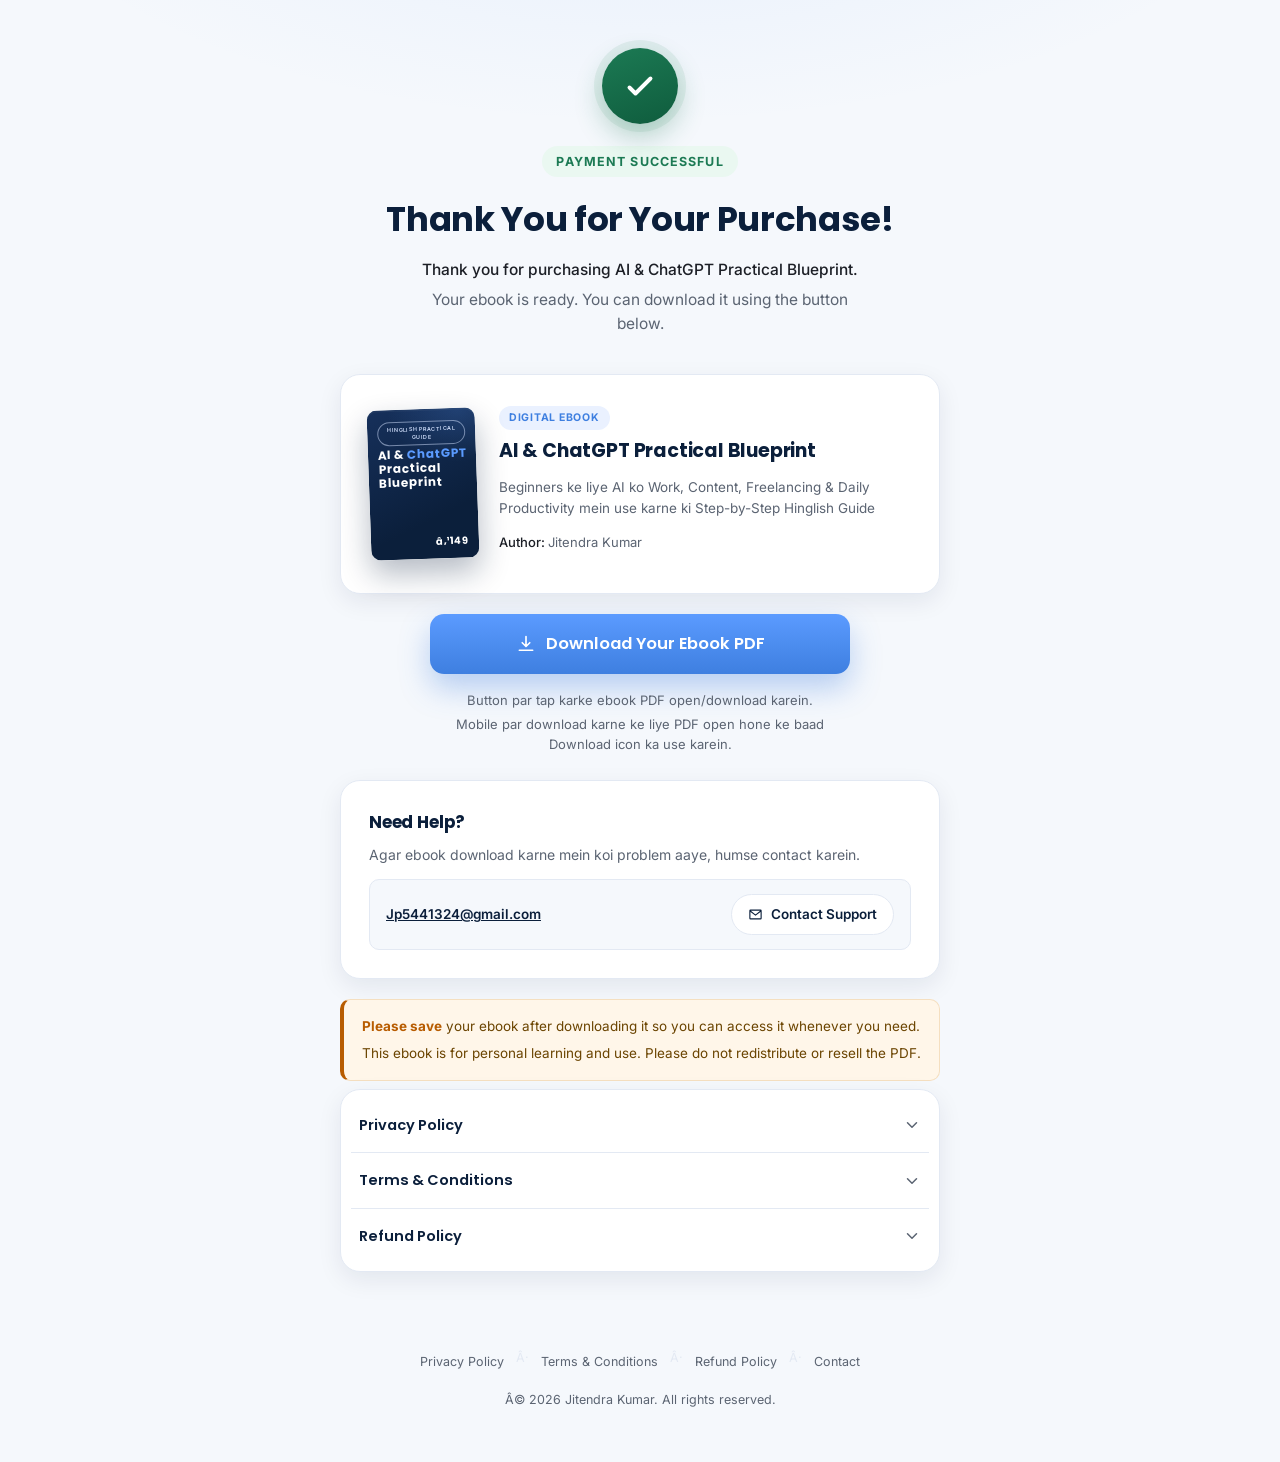
<file: thank-you.html>
<!DOCTYPE html>
<html lang="en">
<head>
  <!-- Meta Pixel Code -->
  <script>
  !function(f,b,e,v,n,t,s)
  {if(f.fbq)return;n=f.fbq=function(){n.callMethod?
  n.callMethod.apply(n,arguments):n.queue.push(arguments)};
  if(!f._fbq)f._fbq=n;n.push=n;n.loaded=!0;n.version='2.0';
  n.queue=[];t=b.createElement(e);t.async=!0;
  t.src=v;s=b.getElementsByTagName(e)[0];
  s.parentNode.insertBefore(t,s)}(window, document,'script',
  'https://connect.facebook.net/en_US/fbevents.js');
  fbq('init', '971144152666602');
  fbq('track', 'PageView');
  </script>
  <noscript>
    <img height="1" width="1" style="display:none"
      src="https://www.facebook.com/tr?id=971144152666602&ev=PageView&noscript=1"
    />
  </noscript>
  <!-- End Meta Pixel Code -->
 
  <!-- Meta Purchase Event
       FIXED: this used to fire on every page LOAD (DOMContentLoaded),
       which meant anyone reopening/reloading/sharing this URL counted
       as a fake "Purchase" — even with zero real payment.
       Now it fires ONLY when the visitor actually clicks the
       download button below, and only once per browser
       (localStorage, not sessionStorage, so it also survives new tabs). -->
  <script>
    function fireMetaPurchaseOnce() {
      var purchaseKey = 'aiBlueprintPurchaseTracked_v1';
      if (localStorage.getItem(purchaseKey) === '1') return;
      localStorage.setItem(purchaseKey, '1');
 
      // eventID lets this browser event de-duplicate against any
      // server-side (CAPI) Purchase event you may add later for the
      // same order, so Meta counts it once, not twice.
      var eventId = 'purchase_' + Date.now() + '_' + Math.random().toString(36).slice(2);
 
      fbq('track', 'Purchase', {
        value: 149,
        currency: 'INR'
      }, {
        eventID: eventId
      });
    }
  </script>
  <!-- End Meta Purchase Event -->
<meta charset="UTF-8">
<meta name="viewport" content="width=device-width, initial-scale=1.0">
<title>Thank You — AI & ChatGPT Practical Blueprint</title>
<meta name="description" content="Your purchase of AI & ChatGPT Practical Blueprint is confirmed. Download your ebook below.">
<link rel="preconnect" href="https://fonts.googleapis.com">
<link rel="preconnect" href="https://fonts.gstatic.com" crossorigin>
<link href="https://fonts.googleapis.com/css2?family=Inter:wght@400;500;600;700&family=Poppins:wght@600;700;800&display=swap" rel="stylesheet">
<style>
  :root{
    --navy-950:#0B1F3B;
    --navy-900:#10264A;
    --navy-800:#16305B;
    --blue-500:#5B9BFF;
    --blue-600:#3E7FE0;
    --blue-050:#EAF1FF;
    --green-600:#1C7A54;
    --green-050:#EAF8F1;
    --amber-600:#B85C00;
    --amber-050:#FFF6E9;
    --purple-600:#5B21B6;
    --purple-050:#F3EEFF;
    --ink-900:#1C1F26;
    --ink-600:#5B6472;
    --paper:#FFFFFF;
    --mist-50:#F5F8FC;
    --border:#E3E9F3;
    --shadow-sm: 0 1px 2px rgba(11,31,59,0.06);
    --shadow-md: 0 8px 24px rgba(11,31,59,0.08);
    --shadow-lg: 0 20px 48px rgba(11,31,59,0.14);
    --radius-lg: 20px;
    --radius-md: 14px;
    --radius-sm: 10px;
  }
 
  *{box-sizing:border-box;}
  html{scroll-behavior:smooth;}
  body{
    margin:0;
    font-family:'Inter', -apple-system, BlinkMacSystemFont, 'Segoe UI', sans-serif;
    color:var(--ink-900);
    background:
      radial-gradient(1100px 500px at 50% -12%, rgba(91,155,255,0.10), transparent 60%),
      var(--mist-50);
    line-height:1.55;
    -webkit-font-smoothing:antialiased;
  }
  h1,h2,h3,.display{
    font-family:'Poppins', 'Inter', sans-serif;
    color:var(--navy-950);
    margin:0;
    letter-spacing:-0.01em;
  }
  a{color:var(--blue-600);}
  a:focus-visible, button:focus-visible{
    outline:3px solid var(--blue-500);
    outline-offset:2px;
  }
  img{max-width:100%; display:block;}
 
  .wrap{
    max-width:640px;
    margin:0 auto;
    padding:40px 20px 24px;
  }
 
  /* ---------- Hero / success ---------- */
  .hero{
    text-align:center;
    padding:8px 8px 32px;
    animation: rise .6s ease both;
  }
  .check-badge{
    width:76px; height:76px;
    margin:0 auto 22px;
    border-radius:50%;
    background: linear-gradient(160deg, var(--green-600), #0F5C3D);
    display:flex; align-items:center; justify-content:center;
    box-shadow: 0 12px 28px rgba(28,122,84,0.32), 0 0 0 8px rgba(28,122,84,0.08);
    animation: pop .55s cubic-bezier(.2,1.4,.4,1) .1s both;
  }
  .check-badge svg{ width:36px; height:36px; }
  .eyebrow{
    display:inline-block;
    font-size:12.5px;
    font-weight:700;
    letter-spacing:.09em;
    text-transform:uppercase;
    color:var(--green-600);
    background:var(--green-050);
    padding:6px 14px;
    border-radius:999px;
    margin-bottom:16px;
  }
  .hero h1{
    font-size:clamp(26px, 5vw, 34px);
    font-weight:700;
    margin-bottom:12px;
  }
  .hero p{
    color:var(--ink-600);
    font-size:15.5px;
    max-width:440px;
    margin:0 auto 6px;
  }
  .hero p.strong{ color:var(--ink-900); font-weight:500; }
 
  /* ---------- Ebook delivery card ---------- */
  .card{
    background:var(--paper);
    border:1px solid var(--border);
    border-radius:var(--radius-lg);
    box-shadow:var(--shadow-md);
    padding:28px;
    margin-bottom:20px;
    animation: rise .6s ease .05s both;
  }
 
  .ebook-card{
    display:flex;
    gap:22px;
    align-items:center;
  }
  .cover-mock{
    flex:0 0 108px;
    width:108px; height:150px;
    border-radius:10px;
    background:
      radial-gradient(120px 90px at 85% 0%, rgba(91,155,255,0.20), transparent 60%),
      linear-gradient(155deg, var(--navy-800), var(--navy-950) 70%);
    box-shadow: 0 14px 30px rgba(11,31,59,0.30), 0 2px 0 rgba(255,255,255,0.04) inset;
    position:relative;
    overflow:hidden;
    transform:rotate(-2deg);
    flex-shrink:0;
  }
  .cover-mock .pill{
    position:absolute; top:12px; left:10px; right:10px;
    font-size:5.4px; letter-spacing:.08em; text-transform:uppercase;
    color:#C9D8F5; border:1px solid rgba(201,216,245,0.55);
    border-radius:999px; padding:2.5px 6px; text-align:center;
    font-family:'Inter',sans-serif; font-weight:600;
  }
  .cover-mock .title{
    position:absolute; top:38px; left:10px; right:8px;
    font-family:'Poppins',sans-serif; font-weight:700;
    font-size:12px; line-height:1.18; color:#fff;
  }
  .cover-mock .title em{ color:var(--blue-500); font-style:normal; }
  .cover-mock .price{
    position:absolute; bottom:10px; right:10px;
    font-family:'Poppins',sans-serif; font-weight:700;
    font-size:10px; color:#fff;
  }
 
  .ebook-info{ min-width:0; }
  .badge-digital{
    display:inline-block;
    font-size:10.5px; font-weight:700; letter-spacing:.07em;
    color:var(--blue-600); background:var(--blue-050);
    padding:4px 10px; border-radius:999px; margin-bottom:9px;
  }
  .ebook-info h2{
    font-size:19px; line-height:1.28; margin-bottom:7px;
  }
  .ebook-info .sub{
    font-size:13.5px; color:var(--ink-600); margin-bottom:9px;
  }
  .ebook-info .author{
    font-size:13px; color:var(--ink-900); font-weight:500;
  }
  .ebook-info .author span{ color:var(--ink-600); font-weight:400; }
 
  /* ---------- Download CTA ---------- */
  .cta-block{ text-align:center; margin: 6px 0 26px; animation: rise .6s ease .1s both; }
  .btn-download{
    display:inline-flex; align-items:center; justify-content:center; gap:10px;
    width:100%;
    max-width:420px;
    background: linear-gradient(180deg, var(--blue-500), var(--blue-600));
    color:#fff;
    font-family:'Poppins',sans-serif;
    font-weight:600;
    font-size:16.5px;
    padding:17px 22px;
    border:none;
    border-radius:var(--radius-md);
    text-decoration:none;
    box-shadow: 0 14px 30px rgba(62,127,224,0.35);
    transition: transform .18s ease, box-shadow .18s ease, filter .18s ease;
  }
  .btn-download:hover{ transform:translateY(-2px); box-shadow:0 18px 36px rgba(62,127,224,0.42); filter:brightness(1.03); }
  .btn-download:active{ transform:translateY(0); }
  .btn-download svg{ width:20px; height:20px; flex-shrink:0; }
 
  .cta-notes{
    margin-top:16px;
    font-size:13px;
    color:var(--ink-600);
    max-width:420px;
    margin-left:auto; margin-right:auto;
  }
  .cta-notes p{ margin:4px 0; }
 
  /* ---------- Support section ---------- */
  .support h3{ font-size:17px; margin-bottom:8px; }
  .support p{ font-size:14px; color:var(--ink-600); margin:0 0 14px; }
  .support-row{
    display:flex; align-items:center; justify-content:space-between;
    gap:12px; flex-wrap:wrap;
    background:var(--mist-50);
    border:1px solid var(--border);
    border-radius:var(--radius-sm);
    padding:14px 16px;
  }
  .support-row a.email{
    font-size:13.5px; font-weight:600; color:var(--navy-950);
    word-break:break-all;
  }
  .btn-secondary{
    display:inline-flex; align-items:center; gap:8px;
    background:var(--paper);
    color:var(--navy-950);
    border:1.5px solid var(--border);
    font-family:'Inter',sans-serif;
    font-weight:600;
    font-size:13.5px;
    padding:9px 16px;
    border-radius:999px;
    text-decoration:none;
    white-space:nowrap;
    transition: border-color .15s ease, background .15s ease;
  }
  .btn-secondary:hover{ border-color:var(--blue-500); background:var(--blue-050); }
 
  /* ---------- Important note ---------- */
  .note{
    background:var(--amber-050);
    border:1px solid #F5DFC0;
    border-left:4px solid var(--amber-600);
    border-radius:var(--radius-sm);
    padding:16px 18px;
    margin-bottom:8px;
    animation: rise .6s ease .12s both;
  }
  .note p{ font-size:13.5px; color:#6B4400; margin:0 0 6px; }
  .note p:last-child{ margin-bottom:0; }
  .note strong{ color:var(--amber-600); }
 
  /* ---------- Policies accordion ---------- */
  .policies{ padding:8px 10px; animation: rise .6s ease .14s both; }
  .policies details{
    border-bottom:1px solid var(--border);
  }
  .policies details:last-of-type{ border-bottom:none; }
  .policies summary{
    list-style:none;
    cursor:pointer;
    display:flex;
    align-items:center;
    justify-content:space-between;
    gap:12px;
    padding:16px 8px;
    font-family:'Poppins',sans-serif;
    font-weight:600;
    font-size:14.5px;
    color:var(--navy-950);
  }
  .policies summary::-webkit-details-marker{ display:none; }
  .policies summary .chev{
    width:18px; height:18px; flex-shrink:0;
    color:var(--ink-600);
    transition: transform .2s ease;
  }
  .policies details[open] summary .chev{ transform:rotate(180deg); }
  .policies details[open] summary{ color:var(--blue-600); }
  .policy-body{ padding:0 8px 20px; }
  .policy-body h4{
    font-family:'Poppins',sans-serif;
    font-size:12.5px;
    font-weight:600;
    color:var(--navy-950);
    margin:14px 0 4px;
  }
  .policy-body h4:first-child{ margin-top:0; }
  .policy-body p{
    font-size:13px;
    color:var(--ink-600);
    margin:0 0 4px;
  }
  .policy-body p.policy-meta{
    font-size:12px;
    color:var(--ink-600);
    font-style:italic;
    margin-bottom:14px;
  }
  .policy-body a{ color:var(--blue-600); }
 
  /* ---------- Footer ---------- */
  footer{
    text-align:center;
    padding:32px 20px 40px;
    color:var(--ink-600);
    font-size:12.5px;
  }
  .footer-links{
    display:flex; justify-content:center; flex-wrap:wrap;
    gap:6px 4px;
    margin-bottom:14px;
  }
  .footer-links a{
    color:var(--ink-600);
    text-decoration:none;
    padding:4px 8px;
    border-radius:6px;
  }
  .footer-links a:hover{ color:var(--navy-950); background:var(--mist-50); }
  .footer-links .dot{ color:var(--border); }
 
  @keyframes rise{
    from{ opacity:0; transform:translateY(10px); }
    to{ opacity:1; transform:translateY(0); }
  }
  @keyframes pop{
    0%{ transform:scale(.6); opacity:0; }
    100%{ transform:scale(1); opacity:1; }
  }
  @media (prefers-reduced-motion: reduce){
    *{ animation:none !important; transition:none !important; }
  }
 
  @media (max-width:480px){
    .ebook-card{ flex-direction:column; text-align:center; }
    .ebook-info .sub{ margin-bottom:10px; }
    .cover-mock{ margin:0 auto; }
    .support-row{ flex-direction:column; align-items:stretch; text-align:center; }
    .btn-secondary{ justify-content:center; }
  }
</style>
</head>
<body>
 
<div class="wrap">
 
  <!-- ============ HERO / SUCCESS ============ -->
  <section class="hero" aria-labelledby="hero-heading">
    <div class="check-badge" aria-hidden="true">
      <svg viewBox="0 0 24 24" fill="none"><path d="M5 13l4 4L19 7" stroke="#fff" stroke-width="2.6" stroke-linecap="round" stroke-linejoin="round"/></svg>
    </div>
    <span class="eyebrow">Payment Successful</span>
    <h1 id="hero-heading">Thank You for Your Purchase!</h1>
    <p class="strong">Thank you for purchasing AI &amp; ChatGPT Practical Blueprint.</p>
    <p>Your ebook is ready. You can download it using the button below.</p>
  </section>
 
  <!-- ============ EBOOK DELIVERY CARD ============ -->
  <section class="card ebook-card" aria-label="Your ebook">
    <div class="cover-mock" role="img" aria-label="AI & ChatGPT Practical Blueprint ebook cover">
      <span class="pill">Hinglish Practical Guide</span>
      <span class="title">AI &amp; <em>ChatGPT</em><br>Practical Blueprint</span>
      <span class="price">₹149</span>
    </div>
    <div class="ebook-info">
      <span class="badge-digital">DIGITAL EBOOK</span>
      <h2>AI &amp; ChatGPT Practical Blueprint</h2>
      <p class="sub">Beginners ke liye AI ko Work, Content, Freelancing &amp; Daily Productivity mein use karne ki Step-by-Step Hinglish Guide</p>
      <p class="author">Author: <span>Jitendra Kumar</span></p>
    </div>
  </section>
 
  <!-- ============ DOWNLOAD CTA ============ -->
  <section class="cta-block" aria-label="Download your ebook">
    <!-- REPLACE PDF_DOWNLOAD_LINK_HERE WITH YOUR ACTUAL EBOOK PDF LINK -->
    <a class="btn-download" href="https://pdfbros.com/s/r3ysg9e" download onclick="fireMetaPurchaseOnce()">
      <svg viewBox="0 0 24 24" fill="none" aria-hidden="true"><path d="M12 3v12m0 0l-4.5-4.5M12 15l4.5-4.5M4 19.5h16" stroke="#fff" stroke-width="2" stroke-linecap="round" stroke-linejoin="round"/></svg>
      Download Your Ebook PDF
    </a>
    <div class="cta-notes">
      <p>Button par tap karke ebook PDF open/download karein.</p>
      <p>Mobile par download karne ke liye PDF open hone ke baad Download icon ka use karein.</p>
    </div>
  </section>
 
  <!-- ============ SUPPORT ============ -->
  <section class="card support" aria-labelledby="support-heading">
    <h3 id="support-heading">Need Help?</h3>
    <p>Agar ebook download karne mein koi problem aaye, humse contact karein.</p>
    <div class="support-row">
      <a class="email" href="mailto:Jp5441324@gmail.com">Jp5441324@gmail.com</a>
      <a class="btn-secondary" href="mailto:Jp5441324@gmail.com">
        <svg width="15" height="15" viewBox="0 0 24 24" fill="none" aria-hidden="true"><path d="M3 6l9 7 9-7M4 5h16a1 1 0 011 1v12a1 1 0 01-1 1H4a1 1 0 01-1-1V6a1 1 0 011-1z" stroke="currentColor" stroke-width="1.8" stroke-linecap="round" stroke-linejoin="round"/></svg>
        Contact Support
      </a>
    </div>
  </section>
 
  <!-- ============ IMPORTANT NOTE ============ -->
  <section class="note" aria-label="Important information">
    <p><strong>Please save</strong> your ebook after downloading it so you can access it whenever you need.</p>
    <p>This ebook is for personal learning and use. Please do not redistribute or resell the PDF.</p>
  </section>
 
  <!-- ============ POLICIES (full text, copied from landing page) ============ -->
  <section class="card policies" aria-label="Policies">
    <details id="privacy">
      <summary>Privacy Policy<svg class="chev" viewBox="0 0 24 24" fill="none" aria-hidden="true"><path d="M6 9l6 6 6-6" stroke="currentColor" stroke-width="2" stroke-linecap="round" stroke-linejoin="round"/></svg></summary>
      <div class="policy-body">
        <p class="policy-meta">Product: AI &amp; ChatGPT Practical Blueprint · Creator: Jitendra Kumar</p>
 
        <h4>Hum Kya Information Collect Karte Hain</h4>
        <p>Jab aap ye ebook purchase karte hain, hum aapka naam, email address aur order/payment information collect kar sakte hain, jo payment provider ke through process hota hai.</p>
 
        <h4>Information Ka Use</h4>
        <p>Ye information sirf aapko ebook access dene, customer support provide karne, aur order-related communication ke liye use ki jaati hai.</p>
 
        <h4>Payment Provider</h4>
        <p>Payment aapke chosen payment provider ke through securely process hota hai. Hum aapki card/payment details store nahi karte.</p>
 
        <h4>Third-Party Services</h4>
        <p>Delivery aur payment ke liye third-party services (jaise payment gateway) use ki jaa sakti hain, jo apni own privacy policies follow karti hain.</p>
 
        <h4>Data Security</h4>
        <p>Hum reasonable measures use karte hain aapki information ko protect karne ke liye, lekin koi bhi online transmission 100% secure guarantee nahi kar sakta.</p>
 
        <h4>Data Retention</h4>
        <p>Order aur communication records support purposes ke liye zaroori samay tak retain kiye jaate hain.</p>
 
        <h4>Aapke Rights</h4>
        <p>Aap apni information ke baare mein query, correction ya deletion request kar sakte hain, neeche diye gaye email par contact kar ke.</p>
 
        <h4>Policy Updates</h4>
        <p>Ye Privacy Policy samay-samay par update ho sakti hai. Latest version hamesha is page par available rahegi.</p>
 
        <h4>Contact</h4>
        <p>Kisi bhi privacy-related query ke liye: <a href="mailto:Jp5441324@gmail.com">Jp5441324@gmail.com</a></p>
      </div>
    </details>
 
    <details id="terms">
      <summary>Terms &amp; Conditions<svg class="chev" viewBox="0 0 24 24" fill="none" aria-hidden="true"><path d="M6 9l6 6 6-6" stroke="currentColor" stroke-width="2" stroke-linecap="round" stroke-linejoin="round"/></svg></summary>
      <div class="policy-body">
        <h4>Digital Product</h4>
        <p>AI &amp; ChatGPT Practical Blueprint ek digital ebook hai, jo PDF format mein deliver kiya jaata hai.</p>
 
        <h4>Personal-Use License</h4>
        <p>Purchase karne par aapko personal ya professional use ke liye ek non-exclusive license milta hai. Redistribution, reselling ya public uploading allowed nahi hai.</p>
 
        <h4>Intellectual Property</h4>
        <p>Is ebook ka poora content — text, prompts, templates aur design — Jitendra Kumar ki intellectual property hai.</p>
 
        <h4>AI Output Limitations</h4>
        <p>Is ebook mein diye gaye prompts AI tools (jaise ChatGPT) ke saath use karne ke liye hain. AI outputs kabhi-kabhi incorrect ya incomplete ho sakte hain — inhe hamesha independently verify karein.</p>
 
        <h4>Educational Purpose</h4>
        <p>Ye ebook purely educational aur informational purposes ke liye hai. Ye kisi professional, legal, financial ya career consultancy ka substitute nahi hai.</p>
 
        <h4>No Guaranteed Results</h4>
        <p>Is ebook mein diye gaye strategies se koi guaranteed income, job ya business result promise nahi kiya jaata. Results individual effort, skill, market conditions aur consistency par depend karte hain.</p>
 
        <h4>Third-Party AI Tools</h4>
        <p>Ye ebook third-party AI tools (jaise ChatGPT) ka reference deta hai. Un tools ke apne alag terms &amp; conditions hote hain, jinhe follow karna reader ki responsibility hai. AI tools ke features aur pricing time ke saath change ho sakte hain.</p>
 
        <h4>Product Access</h4>
        <p>Purchase ke baad ebook access delivery method ke according provide kiya jaayega.</p>
 
        <h4>Terms Updates</h4>
        <p>Ye Terms samay-samay par update ho sakti hain. Latest version is page par available rahegi.</p>
 
        <h4>Contact</h4>
        <p>Kisi bhi query ke liye: <a href="mailto:Jp5441324@gmail.com">Jp5441324@gmail.com</a></p>
      </div>
    </details>
 
    <details id="refund">
      <summary>Refund Policy<svg class="chev" viewBox="0 0 24 24" fill="none" aria-hidden="true"><path d="M6 9l6 6 6-6" stroke="currentColor" stroke-width="2" stroke-linecap="round" stroke-linejoin="round"/></svg></summary>
      <div class="policy-body">
        <p class="policy-meta">Product: AI &amp; ChatGPT Practical Blueprint · Regular Price: ₹199 · Offer Price: ₹149</p>
 
        <h4>Digital Product</h4>
        <p>AI &amp; ChatGPT Practical Blueprint ek digital (downloadable PDF) product hai.</p>
 
        <h4>Access Issues</h4>
        <p>Agar payment successful hone ke baad bhi aapko ebook access nahi milta, please humein turant contact karein — hum pehle technical access problem resolve karne ki koshish karenge.</p>
 
        <h4>Refund Requests</h4>
        <p>Refund request karte samay apna order/payment information (jaise transaction ID ya payment receipt) zaroor include karein, taaki hum aapki request jaldi verify kar sakein.</p>
 
        <h4>Processing</h4>
        <p>Agar refund approve kiya jaata hai, to wo aapke payment platform ke standard processing rules ke according process hoga. Hum har situation mein refund guarantee nahi karte.</p>
 
        <h4>Contact</h4>
        <p>Refund-related queries ke liye: <a href="mailto:Jp5441324@gmail.com">Jp5441324@gmail.com</a></p>
      </div>
    </details>
  </section>
 
</div>
 
<!-- ============ FOOTER ============ -->
<footer>
  <div class="footer-links">
    <!-- These now open the full policy text embedded above on this same page (id="privacy", id="terms", id="refund"). -->
    <a href="#privacy">Privacy Policy</a><span class="dot">·</span>
    <a href="#terms">Terms &amp; Conditions</a><span class="dot">·</span>
    <a href="#refund">Refund Policy</a><span class="dot">·</span>
    <a href="mailto:Jp5441324@gmail.com">Contact</a>
  </div>
  <p>© 2026 Jitendra Kumar. All rights reserved.</p>
</footer>
 
<script>
  // If the page is opened with a #privacy / #terms / #refund hash (from the footer links),
  // open that policy's accordion automatically and scroll to it.
  function openHashPolicy(){
    var id = window.location.hash.replace('#','');
    var el = document.getElementById(id);
    if(el && el.tagName === 'DETAILS'){
      el.setAttribute('open','');
      el.scrollIntoView({behavior: 'smooth', block: 'start'});
    }
  }
  window.addEventListener('hashchange', openHashPolicy);
  window.addEventListener('DOMContentLoaded', openHashPolicy);
</script>
 
</body>
</html>
</file>
